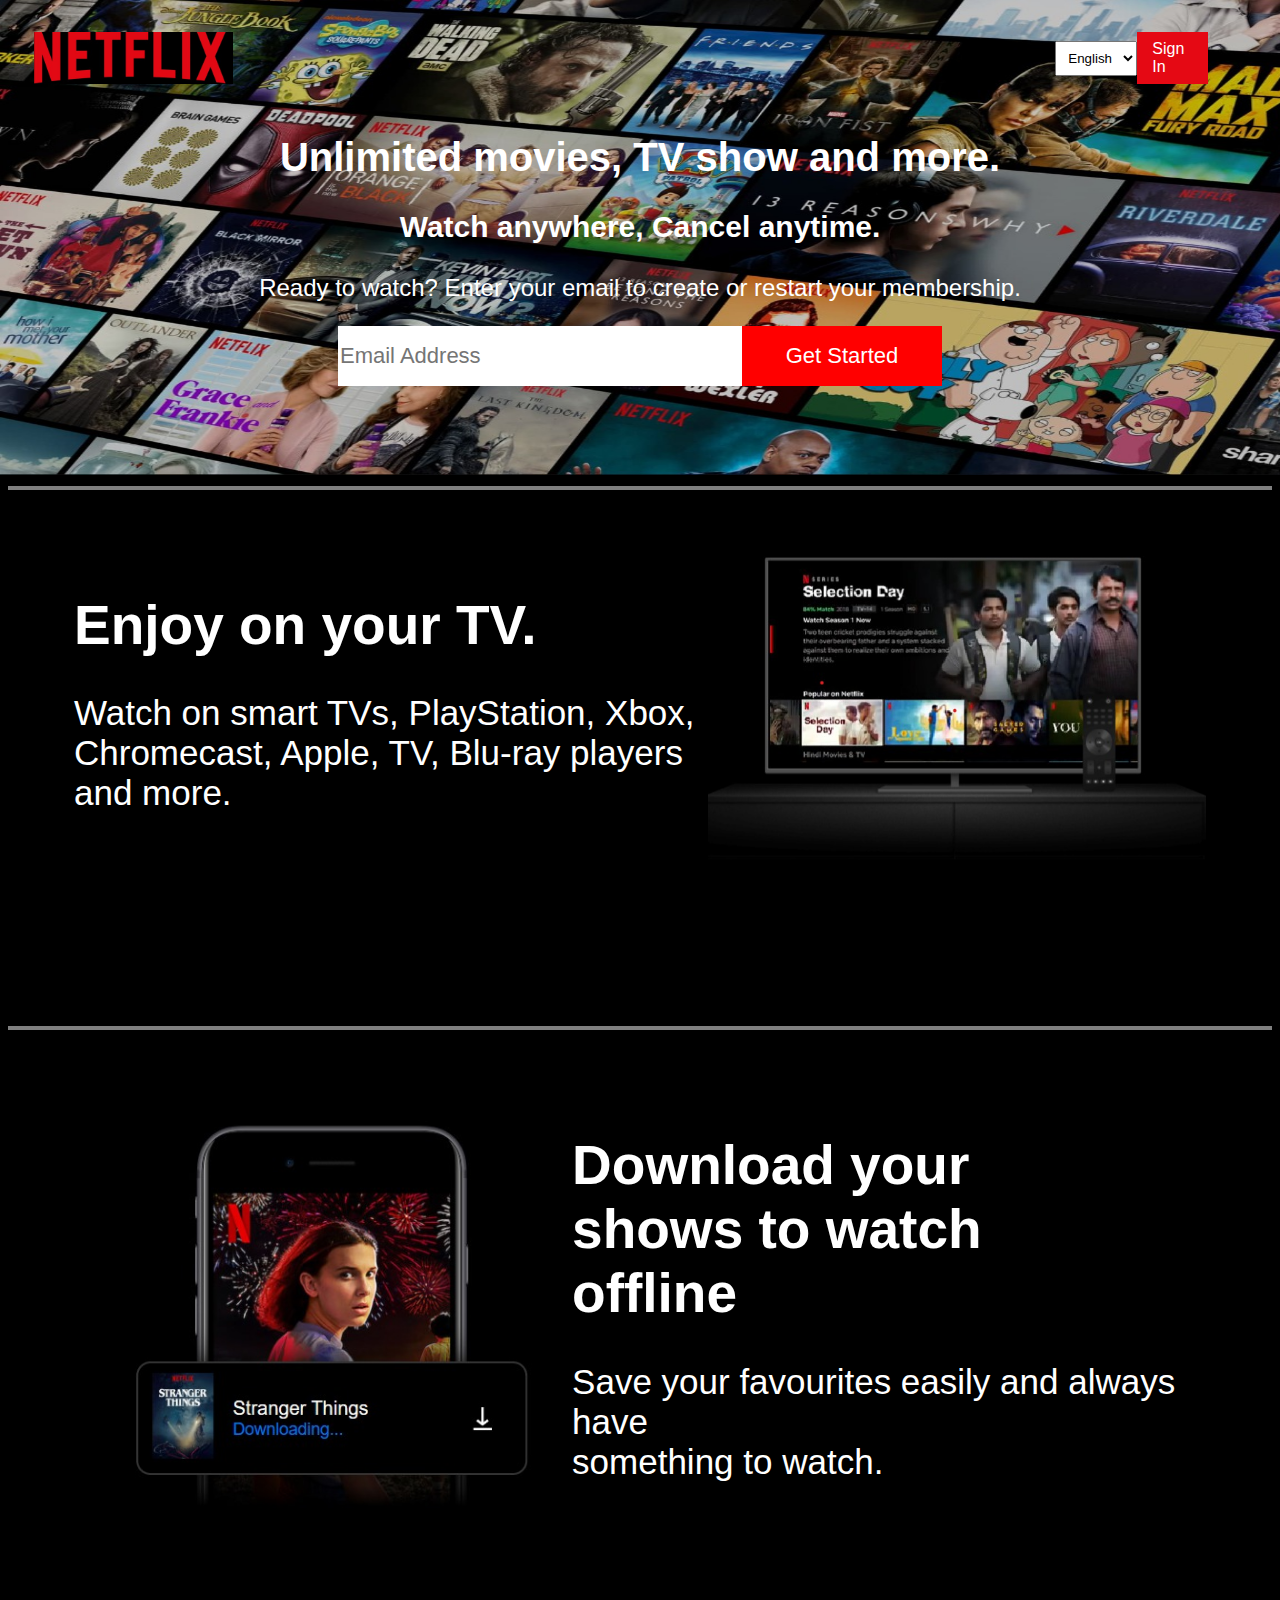
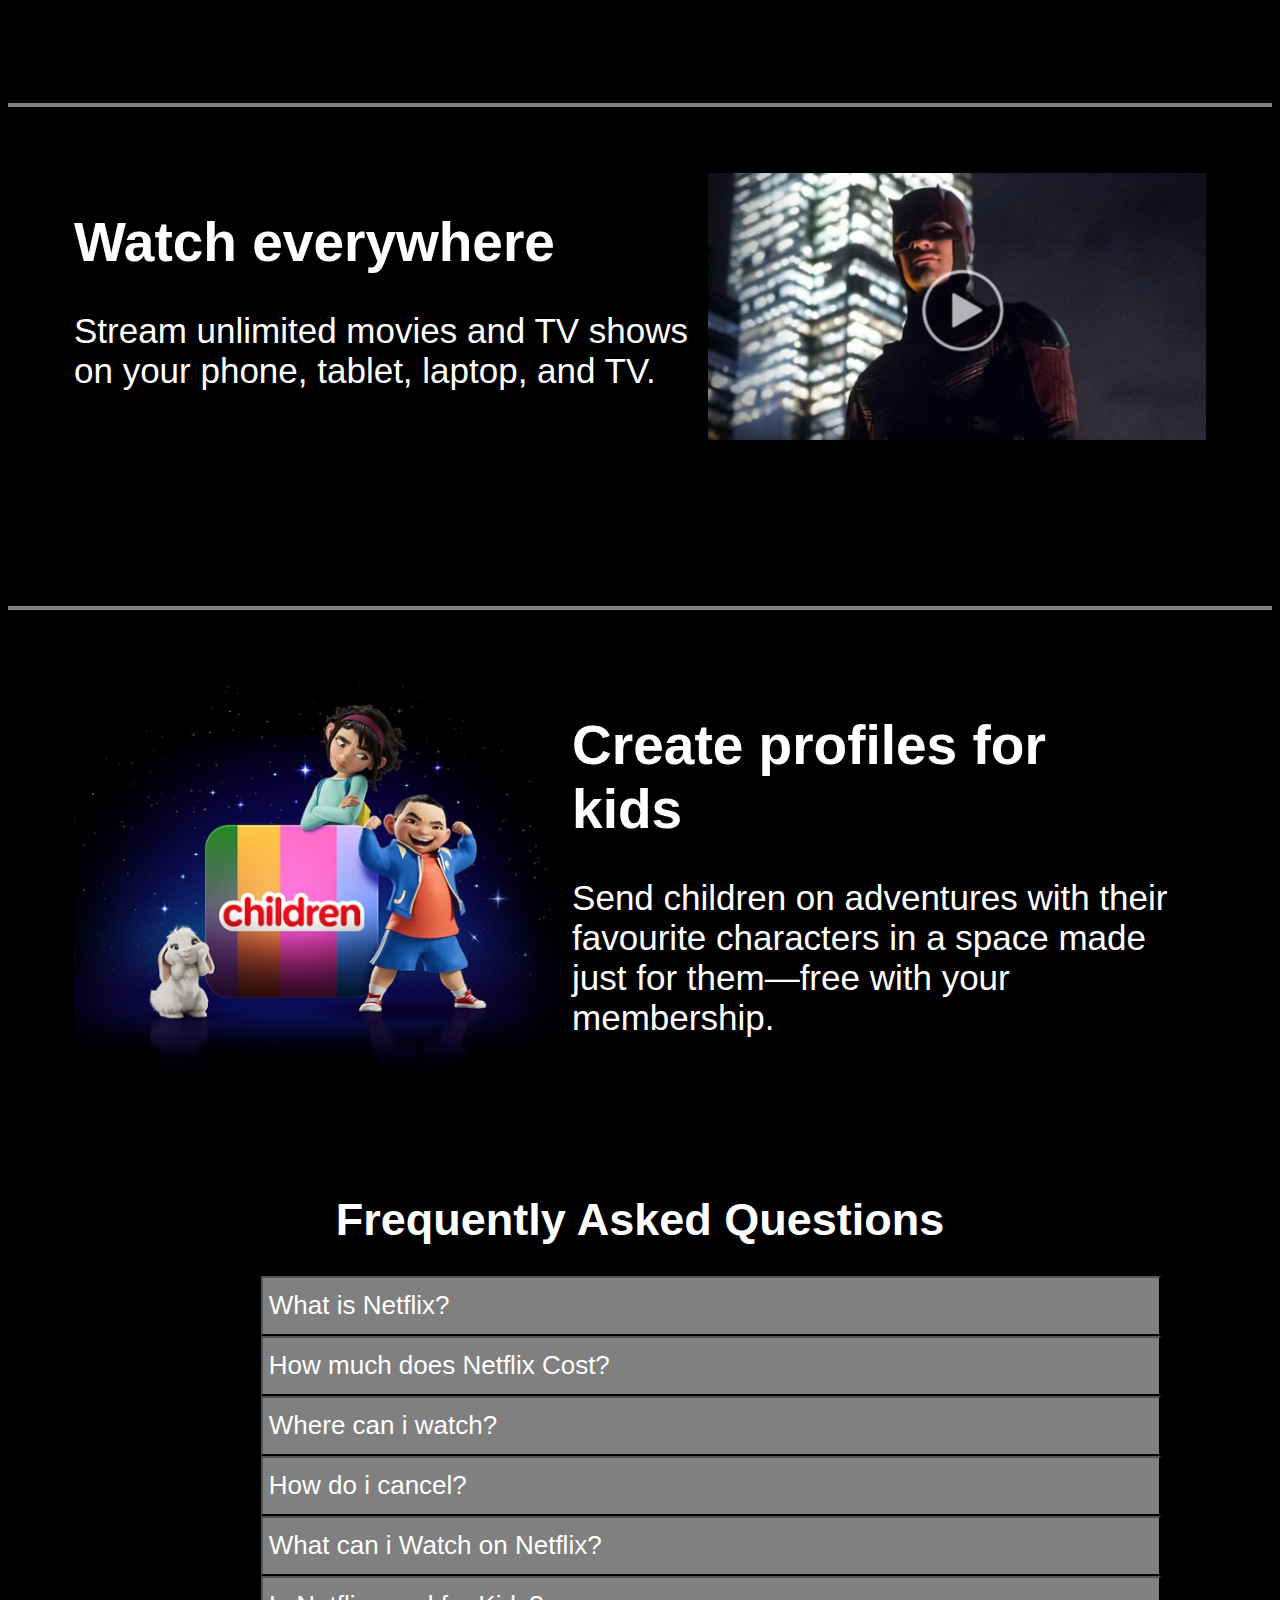
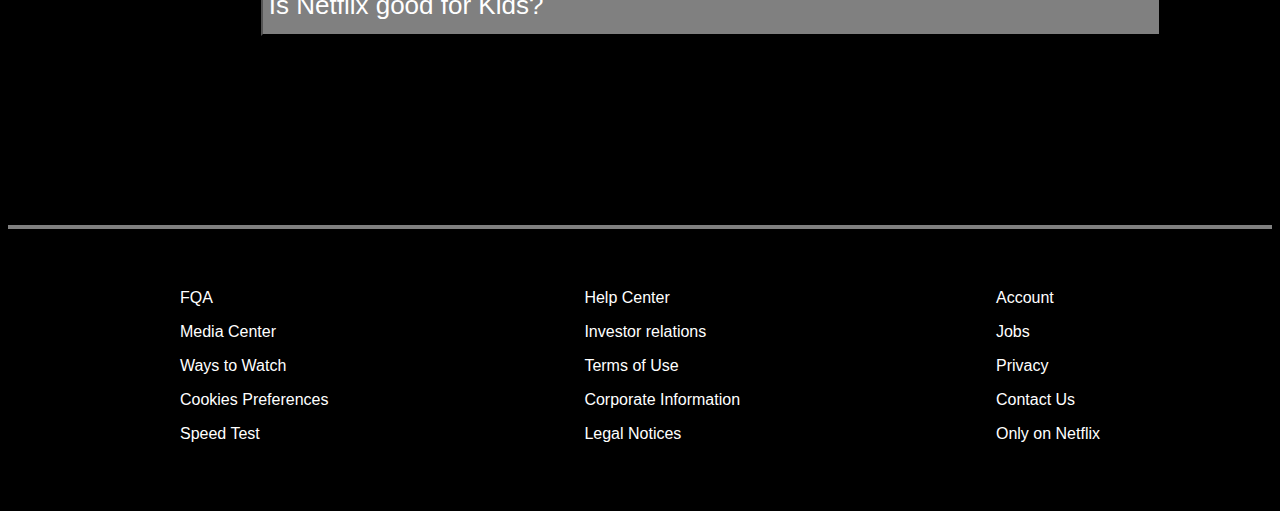
<file: task-3 (Netflix)/index.html>
<!DOCTYPE html>
<html lang="en">
<head>
    <meta charset="UTF-8">
    <meta http-equiv="X-UA-Compatible" content="IE=edge">
    <meta name="viewport" content="width=device-width, initial-scale=1.0">
    <title>Netflix</title>
    <link rel="stylesheet" href="style.css">
</head>
<body>
    <div class="nav">
        <img class="logo" src="logo 2.jpg" alt=" ">
        <label for="Language"></label>
        <select name="Language" id=" ">
            <option value="English">English</option>
            <option value="Hindi">Hindi</option>
        </select>
        <a class="btn" href="#">Sign In</a>
    </div>

    <div class="main">
        <h1>Unlimited movies, TV show and more.</h1>
        <h3>Watch anywhere, Cancel anytime.</h3>
        <p>Ready to watch? Enter your email to create or restart your membership.</p>
        <div class="input">
            <input type="text" placeholder="Email Address">
            <button>Get Started</button>
        </div>
    </div>
    <div class="first">
        <div class="text">
            <h1>Enjoy on your TV.</h1>
            <p>Watch on smart TVs, PlayStation, Xbox, <br> Chromecast, Apple, TV, Blu-ray players and more.</p>
        </div>
        <img src="logo 3.jpg" alt=" ">
    </div>
    <div class="first">
        <img src="logo 4.jpg" alt=" ">
        <div class="text">
            <h1>Download your<br> shows to watch <br>offline</h1>
            <p>Save your favourites easily and always have<br> something to watch.</p>
        </div>
    </div>
    <div class="first">
        <div class="text">
            <h1>Watch everywhere</h1>
            <p>Stream unlimited movies and TV shows on your phone, tablet, laptop, and TV.</p>
        </div>
        <img src="logo5.jpg" alt=" ">
    </div>
    <div class="first">
        <img src="logo 6.jpg" alt=" ">
        <div class="text">
            <h1>Create profiles for<br> kids</h1>
            <p>Send children on adventures with their favourite characters in a space made just for them—free with your membership.</p>
        </div>
    </div>
    <div class="button">
        <h1>Frequently Asked Questions</h1>
        <button>What is Netflix?</button><br>
        <button>How much does Netflix Cost?</button><br>
        <button>Where can i watch?</button><br>
        <button>How do i cancel?</button><br>
        <button>What can i Watch on Netflix?</button><br>
        <button>Is Netflix good for Kids?</button><br>
    </div>
    <div class="footer">
        <div class="list">
            <p>FQA</p>
            <p>Media Center</p>
            <p>Ways to Watch</p>
            <p>Cookies Preferences</p>
            <p>Speed Test</p>
        </div>
        <div class="list">
            <p>Help Center</p>
            <p>Investor relations</p>
            <p>Terms of Use</p>
            <p>Corporate Information</p>
            <p>Legal Notices</p>
        </div>
        <div class="list">
            <p>Account</p>
            <p>Jobs</p>
            <p>Privacy</p>
            <p>Contact Us</p>
            <p>Only on Netflix</p>
        </div>
    </div>
</body>
</html>

</body>
</html>
</file>
<file: task-3 (Netflix)/style.css>
body{
    font-family: 'Franklin Gothic Medium', 'Arial Narrow', Arial, sans-serif;
    background: rgba(0, 0, 0, 0) url(logo\ 1.jpg);
    background-size: 1520px 475px;
    background-repeat: no-repeat;
    background-color: black;
    color: white;
}
.logo{
    width: 17%;
}
.btn{
    padding: 8px 15px;
    color: #fff;
    background-color: #e50914;
    display: inline-block;
    text-decoration: none;
    cursor: pointer;
}
.nav{
    padding: 5px;
    padding-left: 2vw;
    padding-right: 5vw;
    height: 10vh;
    display: flex;
    justify-content: space-between;
    align-items: center;
}
select{
    margin-left: 70%;
    padding: 8px;
}

.main{
    text-align: center;
}
.main h1{
    font-size: 40px;
    font-family: 'Mukta' ,sans-serif;
}
.main h3{
    font-size: 30px;
}
.main p{
    font-size: 24px;
}
.input{
    display: flex;
    justify-content: center;
}
.input input{
    width: 400px;
    height: 58px;
    border: none;
    font-size: 22px;
}
.input button{
    width: 200px;
    height: 60px;
    background-color: red;
    color: white;
    font-size: 22px;
    border: none;
}
.first{
    display: flex;
    justify-content: center;
   margin-top: 100px;
   padding: 66px;
   border-top: 4px solid gray;
}
.first h1{
    font-size: 55px;
}
.first p{
    font-size: 35px;
}
.first img{
    width: 44%;

}
.button h1{
    text-align:center;
    margin-top: 33px;
    font-size: 45px;
}
.button button{
    width: 900px;
    height: 60px;
    background-color: gray;
    color: white;
    font-size: 26px;
    margin-left: 20%;
    text-align: left;
}
.footer{
    display: flex;
    justify-content: center;
    justify-content: space-around;
    padding: 44px;
    border-top: 4px solid gray;
    margin-top: 15%;
}
</file>
